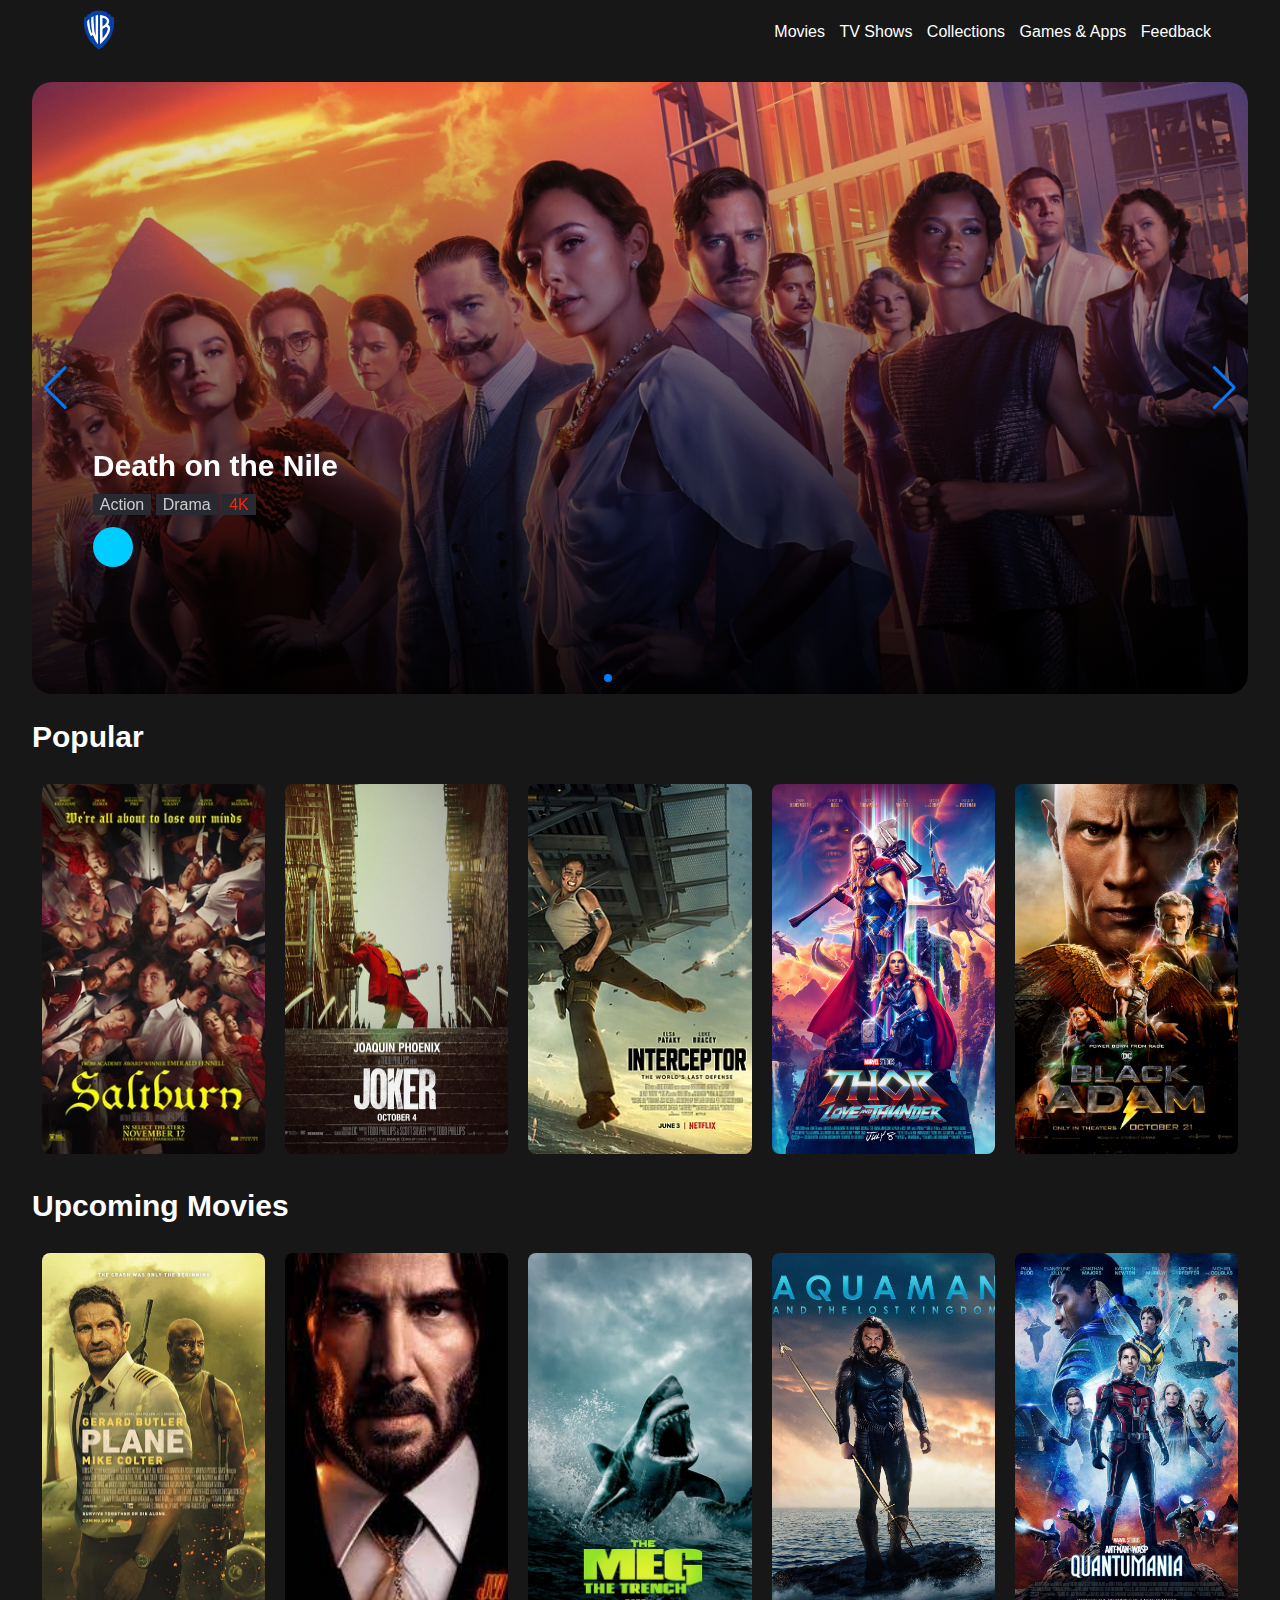
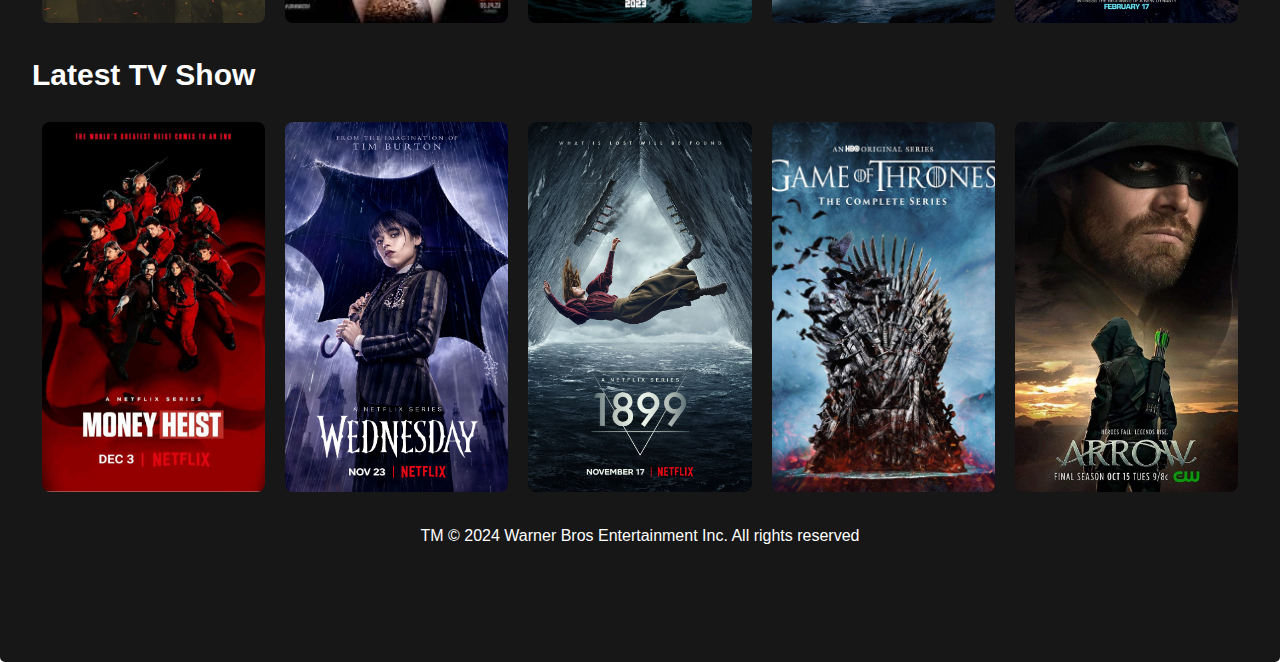
<file: index.html>
<!DOCTYPE html>
<html lang="en">
<head>
    <meta charset="UTF-8">
    <meta http-equiv="X-UA-Compatible" content="IE=edge">
    <meta name="viewport" content="width=device-width, initial-scale=1.0">
    <title>WarnerBros</title>
    <link rel="stylesheet" href="style.css">
    <link rel="stylesheet" href="https://cdn.jsdelivr.net/npm/swiper@9/swiper-bundle.min.css" />
    <link rel="stylesheet" href="https://cdnjs.cloudflare.com/ajax/libs/font-awesome/6.2.1/css/all.min.css" integrity="sha512-MV7K8+y+gLIBoVD59lQIYicR65iaqukzvf/nwasF0nqhPay5w/9lJmVM2hMDcnK1OnMGCdVK+iQrJ7lzPJQd1w==" crossorigin="anonymous" referrerpolicy="no-referrer" />
    <link rel="icon" type="image/x-icon" href="favicon.jpg">
</head>
<body>

    <section>

        <nav>

            <div class="logo">
                <a href="index.html"><img src="image/logo1.png" alt=""></a>
            </div>
            <div class="right">

                <ul class="nav-list" id="navi-list">

                    <li><a href="movies.html"><i class="fa-solid fa-film"></i> Movies</a></li>
                    <li><a href="tvshow.html"><i class="fa-solid fa-tv"></i> TV Shows</a></li>
                    <li><a href="collections.html"><i class="fa-regular fa-bookmark"></i> Collections</a></li>
                    <li><a href="gamesapps.html"><i class="fa-solid fa-gamepad"></i> Games & Apps</a></li>
                    <li><a href="feedback.html"><i class="fa-regular fa-comment"></i> Feedback</a></li>

                </ul>

            </div>
            <div class="menu" id="toggle-button">
                <div class="menu-line"></div>
                <div class="menu-line"></div>
                <div class="menu-line"></div>
            </div>

        </nav>
        <!--Swiper-->
        <div class="swiper mySwiper">
            <div class="swiper-wrapper">
              <div class="swiper-slide">

                <div class="image">

                    <div class="black">

                        <h1>Death on the Nile</h1>
                        <div class="genre">

                            <a href="#" class="category">Action</a>
                            <a href="#" class="category">Drama</a>
                            <a href="#" class="category"><span>4K</span></a>

                        </div>
                        <div class="watch">
                            <i class="fa-solid fa-play"></i>
                        </div>

                    </div>

                    <img src="image/background.jpg">

                </div>

              </div>

              <div class="swiper-slide">

                <div class="image">

                    <div class="black">

                        <h1>The Maze Runer</h1>
                        <div class="genre">

                            <a href="#" class="category">Action</a>
                            <a href="#" class="category">Drama</a>
                            <a href="#" class="category"><span>4K</span></a>

                        </div>
                        <div class="watch">
                            <a href="https://www.youtube.com/watch?v=AwwbhhjQ9Xk"><i class="fa-solid fa-play"></i></a>
                        </div>

                    </div>

                    <img src="image/background_1.jpg">

                </div>

              </div>

              <div class="swiper-slide">

                <div class="image">

                    <div class="black">

                        <h1>The Avengers</h1>
                        <div class="genre">

                            <a href="#" class="category">Action</a>
                            <a href="#" class="category">Drama</a>
                            <a href="#" class="category"><span>4K</span></a>

                        </div>
                        <div class="watch">
                            <a href="https://www.youtube.com/watch?v=eOrNdBpGMv8"><i class="fa-solid fa-play"></i></a>
                        </div>

                    </div>

                    <img src="image/background_2.jpg">

                </div>

              </div>

              <div class="swiper-slide">

                <div class="image">

                    <div class="black">

                        <h1>Fullmetal Alchemist: Final Transmutation</h1>
                        <div class="genre">

                            <a href="#" class="category">Action</a>
                            <a href="#" class="category">Drama</a>
                            <a href="#" class="category"><span>4K</span></a>

                        </div>
                        <div class="watch">
                            <a href="https://www.youtube.com/watch?v=cqj4u6eyDq8"><i class="fa-solid fa-play"></i></a>
                        </div>

                    </div>

                    <img src="image/background_4.jpg">

                </div>

              </div>

              <div class="swiper-slide">

                <div class="image">

                    <div class="black">

                        <h1>Apocalypto</h1>
                        <div class="genre">

                            <a href="#" class="category">Action</a>
                            <a href="#" class="category">Drama</a>
                            <a href="#" class="category"><span>4K</span></a>

                        </div>
                        <div class="watch">
                            <a href="https://www.youtube.com/watch?v=ngWBddVNVZs"><i class="fa-solid fa-play"></i></a>
                        </div>

                    </div>

                    <img src="image/background_5.jpg">

                </div>

              </div>


            </div>
            <div class="swiper-button-next"></div>
            <div class="swiper-button-prev"></div>
            <div class="swiper-pagination"></div>
          </div>

    </section>

    <!--popular-->


    <div class="second">

        <div class="latest">

            <h1>Popular</h1>

            <div class="box">

                <div class="card">

                    <div class="details">

                        <div class="left">

                            <p class="name">Saltburn</p>
                            <div class="date_quality">
                                <p class="quality">HD</p>
                                <p class="date">2023</p>
                            </div>
                            <p class="category">Thriller/Drama</p>

                        </div>

                        <div class="right">

                            <a href="actionpage.html"><i class="fa-solid fa-play"></i></a>

                        </div>

                    </div>

                    <img src="image/0.jpeg">

                </div>

                <div class="card">

                    <div class="details">

                        <div class="left">

                            <p class="name">Joker</p>
                            <div class="date_quality">
                                <p class="quality">HD</p>
                                <p class="date">2022</p>
                            </div>
                            <p class="category">Action/Thriller</p>

                        </div>

                        <div class="right">

                            <i class="fa-solid fa-play"></i>

                        </div>

                    </div>

                    <img src="image/joke.jpg">

                </div>

                <div class="card">

                    <div class="details">

                        <div class="left">

                            <p class="name">Interceptor</p>
                            <div class="date_quality">
                                <p class="quality">HD</p>
                                <p class="date">2022</p>
                            </div>
                            <p class="category">Action/Adventure</p>
                        </div>

                        <div class="right">

                            <i class="fa-solid fa-play"></i>

                        </div>

                    </div>

                    <img src="image/Interceptor.jpg">

                </div>

                <div class="card">

                    <div class="details">

                        <div class="left">

                            <p class="name">Thor: Love and Thunder</p>
                            <div class="date_quality">
                                <p class="quality">HD</p>
                                <p class="date">2022</p>
                            </div>
                            <p class="category">Action/Adventure</p>

                        </div>

                        <div class="right">

                            <i class="fa-solid fa-play"></i>

                        </div>

                    </div>

                    <img src="image/Thor.jpg">

                </div>

                <div class="card">

                    <div class="details">

                        <div class="left">

                            <p class="name">Black Adam</p>
                            <div class="date_quality">
                                <p class="quality">HD</p>
                                <p class="date">2022</p>
                            </div>
                            <p class="category">Action/Adventure</p>

                        </div>

                        <div class="right">

                            <i class="fa-solid fa-play"></i>

                        </div>

                    </div>

                    <img src="image/Black_Adam.jpg">

                </div>



            </div>

        </div>

    </div>


    <!--upcoming-->

    <div class="upcoming">

        <div class="movies_box">

            <h1>Upcoming Movies</h1>

            <div class="box">

                <div class="card">

                    <div class="details">

                        <div class="left">

                            <p class="name">Plane</p>
                            <div class="date_quality">
                                <p class="quality">HD</p>
                                <p class="date">2023</p>
                            </div>
                            <p class="category">Action/Thriller</p>

                        </div>

                        <div class="right">

                            <i class="fa-solid fa-play"></i>

                        </div>

                    </div>

                    <img src="image/plane.jpg">

                </div>

                <div class="card">

                    <div class="details">

                        <div class="left">

                            <p class="name">John Wick: Chapter 4</p>
                            <div class="date_quality">
                                <p class="quality">HD</p>
                                <p class="date">2023</p>
                            </div>
                            <p class="category">Action/Neo-noir</p>

                        </div>

                        <div class="right">

                            <i class="fa-solid fa-play"></i>

                        </div>

                    </div>

                    <img src="image/john_wick.jfif">

                </div>

                <div class="card">

                    <div class="details">

                        <div class="left">

                            <p class="name">Meg 2: The Trench</p>
                            <div class="date_quality">
                                <p class="quality">HD</p>
                                <p class="date">2023</p>
                            </div>
                            <p class="category">Adventure</p>

                        </div>

                        <div class="right">

                            <i class="fa-solid fa-play"></i>

                        </div>

                    </div>

                    <img src="image/meg.jpg">

                </div>

                <div class="card">

                    <div class="details">

                        <div class="left">

                            <p class="name">Aquaman and the Lost Kingdom</p>
                            <div class="date_quality">
                                <p class="quality">HD</p>
                                <p class="date">2023</p>
                            </div>
                            <p class="category">Action/Fantasy</p>

                        </div>

                        <div class="right">

                            <i class="fa-solid fa-play"></i>

                        </div>

                    </div>

                    <img src="image/aquaman.jpg">

                </div>

                <div class="card">

                    <div class="details">

                        <div class="left">

                            <p class="name">Ant-Man and the Wasp: Quantumania</p>
                            <div class="date_quality">
                                <p class="quality">HD</p>
                                <p class="date">2023</p>
                            </div>
                            <p class="category">Action/Adventure</p>

                        </div>

                        <div class="right">

                            <i class="fa-solid fa-play"></i>

                        </div>

                    </div>

                    <img src="image/ant_man.jpg">

                </div>

            </div>

        </div>

    </div>


    <!--tv-->


    <div class="show">

        <div class="tv_show">

            <h1>Latest TV Show</h1>       
            
            <div class="box">

                <div class="card">

                    <div class="details">

                        <div class="left">

                            <p class="name">Money Heist</p>
                            <div class="date_quality">
                                <p class="quality">HD</p>
                                <p class="date">2017</p>
                            </div>
                            <p class="category">Thriller</p>

                        </div>

                        <div class="right">

                            <i class="fa-solid fa-play"></i>

                        </div>

                    </div>

                    <img src="image/money_heist.jpg">

                </div>

                <div class="card">

                    <div class="details">

                        <div class="left">

                            <p class="name">Wednseday</p>
                            <div class="date_quality">
                                <p class="quality">HD</p>
                                <p class="date">2022</p>
                            </div>
                            <p class="category">Comedy</p>

                        </div>

                        <div class="right">

                            <i class="fa-solid fa-play"></i>

                        </div>

                    </div>

                    <img src="image/wednesday.jpg">

                </div>

                <div class="card">

                    <div class="details">

                        <div class="left">

                            <p class="name">1899</p>
                            <div class="date_quality">
                                <p class="quality">HD</p>
                                <p class="date">2022</p>
                            </div>
                            <p class="category">Mystery</p>

                        </div>

                        <div class="right">

                            <i class="fa-solid fa-play"></i>

                        </div>

                    </div>

                    <img src="image/1899.jpg">

                </div>

                <div class="card">

                    <div class="details">

                        <div class="left">

                            <p class="name">Game of Thrones</p>
                            <div class="date_quality">
                                <p class="quality">HD</p>
                                <p class="date">2011</p>
                            </div>
                            <p class="category">Drama</p>

                        </div>

                        <div class="right">

                            <i class="fa-solid fa-play"></i>

                        </div>

                    </div>

                    <img src="image/game_of_thrones.jpg">

                </div>

                <div class="card">

                    <div class="details">

                        <div class="left">

                            <p class="name">Arrow</p>
                            <div class="date_quality">
                                <p class="quality">HD</p>
                                <p class="date">2012</p>
                            </div>
                            <p class="category">Drama</p>

                        </div>

                        <div class="right">

                            <i class="fa-solid fa-play"></i>

                        </div>

                    </div>

                    <img src="image/arrow.jpg">

                </div>



            </div>

        </div>

    </div>


<!--contact-->

    <div class="end">
        <footer class="socials">
            <a href="https://www.youtube.com/channel/UCjmJDM5pRKbUlVIzDYYWb6g" target="_blank"><i class="fa-brands fa-youtube"></i></a>
            <a href="https://www.facebook.com/WarnerBrosPictures" target="_blank"><i class="fa-brands fa-facebook"></i></a>
            <a href="https://www.instagram.com/warnerbrosentertainment/?hl=en"><i class="fa-brands fa-instagram"></i></a>
            <p>TM &copy; 2024 Warner Bros Entertainment Inc. All rights reserved</p>  
        </footer>
    </div>











    <script src="https://cdn.jsdelivr.net/npm/swiper@9/swiper-bundle.min.js"></script>

  <!-- Initialize Swiper -->
  <script>
    var swiper = new Swiper(".mySwiper", {
      slidesPerView: 1,
      spaceBetween: 30,
      loop: true,
      pagination: {
        el: ".swiper-pagination",
        clickable: true,
      },
      navigation: {
        nextEl: ".swiper-button-next",
        prevEl: ".swiper-button-prev",
      },
    });
  </script>
    
</body>
<script>
    const toggleButton = document.getElementById('toggle-button');
    const naviList = document.getElementById('navi-list');

    toggleButton.addEventListener('click', () => {
        naviList.classList.toggle('active');
    })
</script>
</html>
</file>
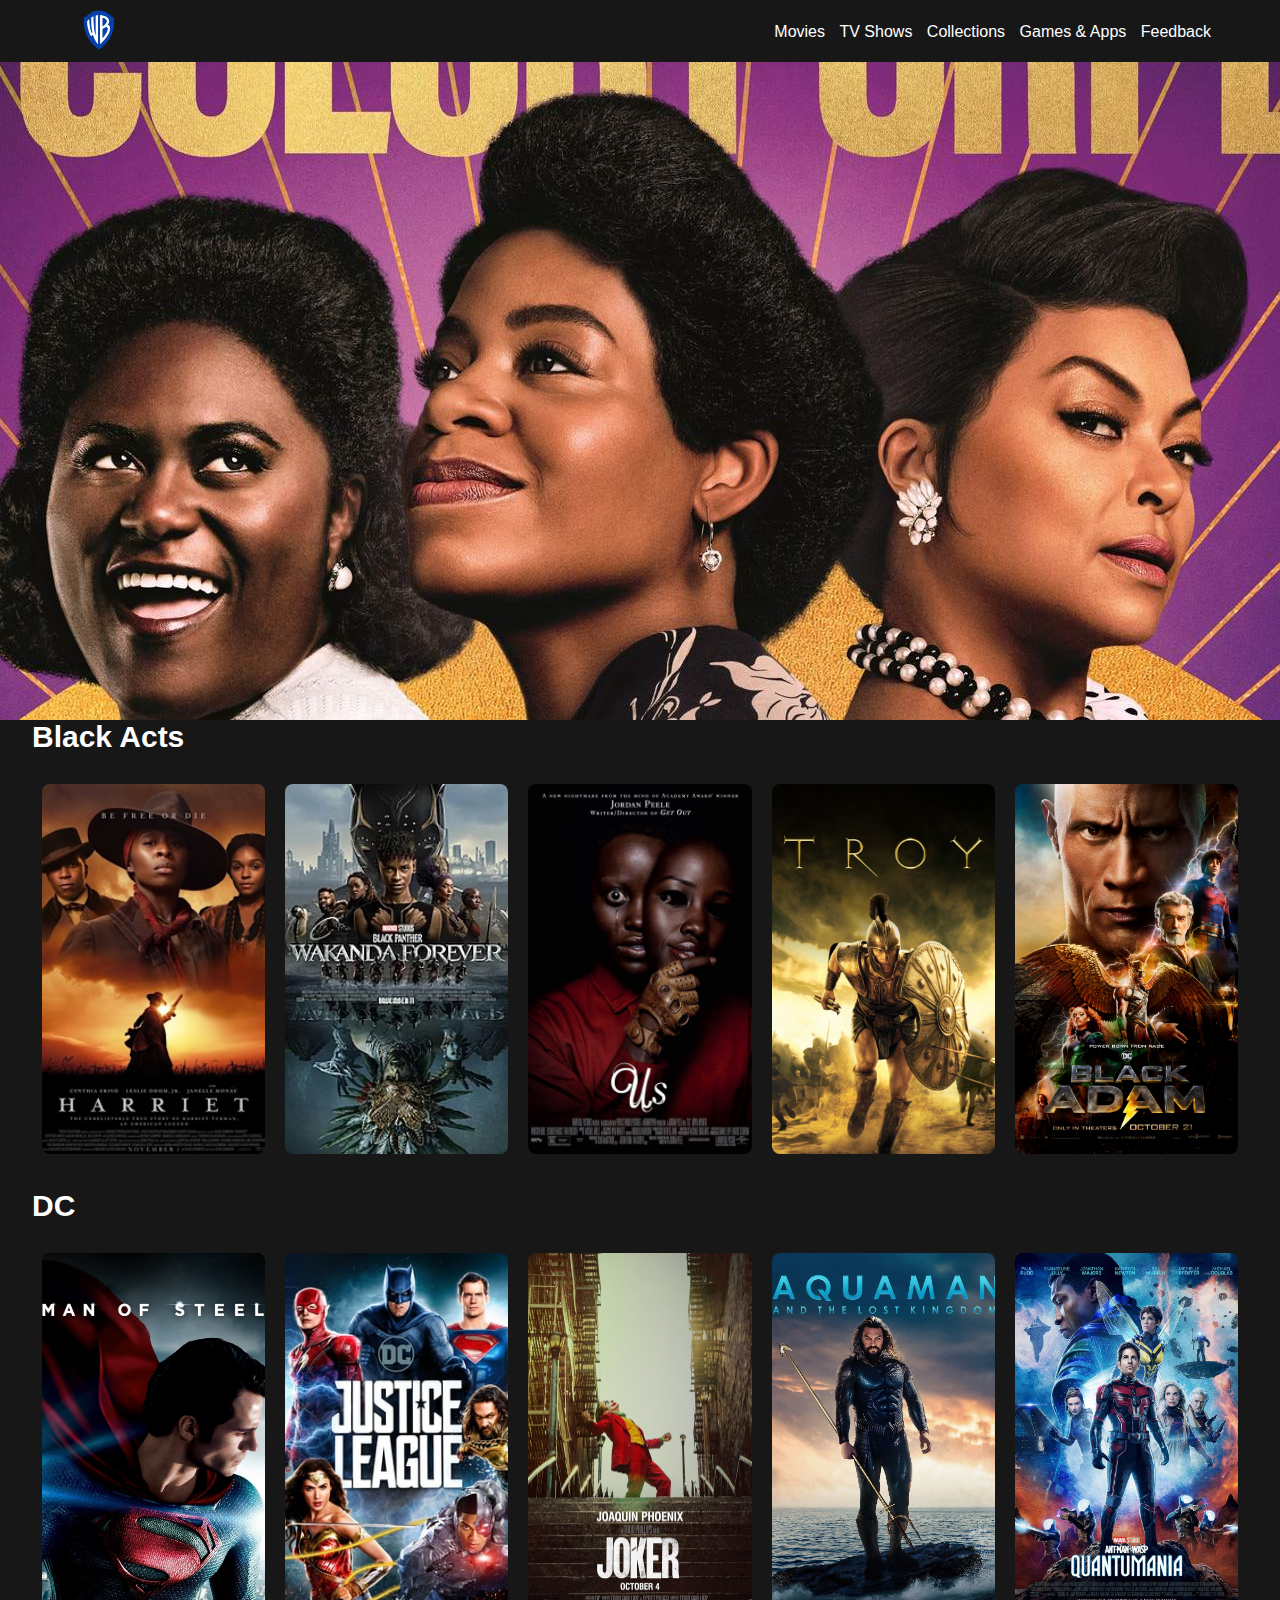
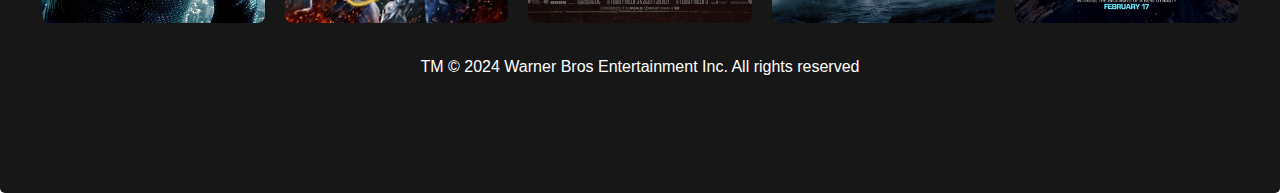
<file: collections.html>
<!DOCTYPE html>
<html lang="en">
<head>
    <meta charset="UTF-8">
    <meta name="viewport" content="width=device-width, initial-scale=1.0">
    <link rel="stylesheet" href="style.css">
    <title>Collections-WarnerBros</title>
    <link rel="stylesheet" href="https://cdnjs.cloudflare.com/ajax/libs/font-awesome/6.2.1/css/all.min.css" integrity="sha512-MV7K8+y+gLIBoVD59lQIYicR65iaqukzvf/nwasF0nqhPay5w/9lJmVM2hMDcnK1OnMGCdVK+iQrJ7lzPJQd1w==" crossorigin="anonymous" referrerpolicy="no-referrer" />
    <link rel="icon" type="image/x-icon" href="favicon.jpg">
    <style>
        section{
            background-image: url(image/14.jpg);
            background-position: center;    
        }
    </style>
</head>
<body>
    <section>
        <nav>
            <div class="logo">
                <a href="index.html"><img src="image/logo1.png" alt=""></a>
            </div>
            <div class="right">

                <ul>

                    <li><a href="movies.html"><i class="fa-solid fa-film"></i> Movies</a></li>
                    <li><a href="tvshow.html"><i class="fa-solid fa-tv"></i> TV Shows</a></li>
                    <li><a href="collections.html"><i class="fa-regular fa-bookmark"></i> Collections</a></li>
                    <li><a href="gamesapps.html"><i class="fa-solid fa-gamepad"></i> Games & Apps</a></li>
                    <li><a href="feedback.html"><i class="fa-regular fa-comment"></i> Feedback</a></li>

                </ul>

            </div>

        </nav>
    </section>
    <!--Historical-->
    <div class="second">

        <div class="latest">

            <h1>Black Acts</h1>

            <div class="box">

                <div class="card">

                    <div class="details">

                        <div class="left">

                            <p class="name">Harriet</p>
                            <div class="date_quality">
                                <p class="quality">HD</p>
                                <p class="date">2023</p>
                            </div>
                            <p class="category">History/Horror</p>

                        </div>

                        <div class="right">

                            <i class="fa-solid fa-play"></i>

                        </div>

                    </div>

                    <img src="image/21.jpeg">

                </div>

                <div class="card">

                    <div class="details">

                        <div class="left">

                            <p class="name">Black Panther: Wakanda Forever</p>
                            <div class="date_quality">
                                <p class="quality">HD</p>
                                <p class="date">2022</p>
                            </div>
                            <p class="category">Action/Adventure</p>

                        </div>

                        <div class="right">

                            <i class="fa-solid fa-play"></i>

                        </div>

                    </div>

                    <img src="image/Black_Panther.webp">

                </div>

                <div class="card">

                    <div class="details">

                        <div class="left">

                            <p class="name">Us</p>
                            <div class="date_quality">
                                <p class="quality">HD</p>
                                <p class="date">2022</p>
                            </div>
                            <p class="category">Horror</p>

                        </div>

                        <div class="right">

                            <i class="fa-solid fa-play"></i>

                        </div>

                    </div>

                    <img src="image/3.jpeg">

                </div>

                <div class="card">

                    <div class="details">

                        <div class="left">

                            <p class="name">Troy</p>
                            <div class="date_quality">
                                <p class="quality">HD</p>
                                <p class="date">2022</p>
                            </div>
                            <p class="category">History</p>

                        </div>

                        <div class="right">

                            <i class="fa-solid fa-play"></i>

                        </div>

                    </div>

                    <img src="image/20.jpeg">

                </div>

                <div class="card">

                    <div class="details">

                        <div class="left">

                            <p class="name">Black Adam</p>
                            <div class="date_quality">
                                <p class="quality">HD</p>
                                <p class="date">2022</p>
                            </div>
                            <p class="category">Action/Adventure</p>

                        </div>

                        <div class="right">

                            <i class="fa-solid fa-play"></i>

                        </div>

                    </div>

                    <img src="image/Black_Adam.jpg">

                </div>



            </div>

        </div>

    </div>
    <!--DC-->
    <div class="upcoming">

        <div class="movies_box">

            <h1>DC</h1>

            <div class="box">

                <div class="card">

                    <div class="details">

                        <div class="left">

                            <p class="name">Man of Steel</p>
                            <div class="date_quality">
                                <p class="quality">HD</p>
                                <p class="date">2017</p>
                            </div>
                            <p class="category">Action/Fantasy</p>

                            <div class="info">

                                <div class="time">
                                    <i class="fa-regular fa-clock"></i>
                                    <p>120min</p>
                                </div>

                            </div>

                        </div>

                        <div class="right">

                            <i class="fa-solid fa-play"></i>

                        </div>

                    </div>

                    <img src="image/super1.jpg">

                </div>

                <div class="card">

                    <div class="details">

                        <div class="left">

                            <p class="name">Justice League</p>
                            <div class="date_quality">
                                <p class="quality">HD</p>
                                <p class="date">2023</p>
                            </div>
                            <p class="category">Action/Superhero</p>

                            <div class="info">

                                <div class="time">
                                    <i class="fa-regular fa-clock"></i>
                                    <p>120min</p>
                                </div>

                            </div>

                        </div>

                        <div class="right">

                            <i class="fa-solid fa-play"></i>

                        </div>

                    </div>

                    <img src="image/justice.jpg">

                </div>

                <div class="card">

                    <div class="details">

                        <div class="left">

                            <p class="name">Joker</p>
                            <div class="date_quality">
                                <p class="quality">HD</p>
                                <p class="date">2019</p>
                            </div>
                            <p class="category">Adventure</p>

                            <div class="info">

                                <div class="time">
                                    <i class="fa-regular fa-clock"></i>
                                    <p>120min</p>
                                </div>

                            </div>

                        </div>

                        <div class="right">

                            <i class="fa-solid fa-play"></i>

                        </div>

                    </div>

                    <img src="image/joke.jpg">

                </div>

                <div class="card">

                    <div class="details">

                        <div class="left">

                            <p class="name">Aquaman and the Lost Kingdom</p>
                            <div class="date_quality">
                                <p class="quality">HD</p>
                                <p class="date">2023</p>
                            </div>
                            <p class="category">Action/Fantasy</p>

                            <div class="info">

                                <div class="time">
                                    <i class="fa-regular fa-clock"></i>
                                    <p>120min</p>
                                </div>

                            </div>

                        </div>

                        <div class="right">

                            <i class="fa-solid fa-play"></i>

                        </div>

                    </div>

                    <img src="image/aquaman.jpg">

                </div>

                <div class="card">

                    <div class="details">

                        <div class="left">

                            <p class="name">Ant-Man and the Wasp: Quantumania</p>
                            <div class="date_quality">
                                <p class="quality">HD</p>
                                <p class="date">2023</p>
                            </div>
                            <p class="category">Action/Adventure</p>

                            <div class="info">

                                <div class="time">
                                    <i class="fa-regular fa-clock"></i>
                                    <p>120min</p>
                                </div>

                            </div>

                        </div>

                        <div class="right">

                            <i class="fa-solid fa-play"></i>

                        </div>

                    </div>

                    <img src="image/ant_man.jpg">

                </div>

            </div>

        </div>

    </div>
    <!--contact-->

    <div class="end">
        <footer class="socials">
            <a href="https://www.youtube.com/channel/UCjmJDM5pRKbUlVIzDYYWb6g" target="_blank"><i class="fa-brands fa-youtube"></i></a>
            <a href="https://www.facebook.com/WarnerBrosPictures" target="_blank"><i class="fa-brands fa-facebook"></i></a>
            <a href="https://www.instagram.com/warnerbrosentertainment/?hl=en"><i class="fa-brands fa-instagram"></i></a>
            <p>TM &copy; 2024 Warner Bros Entertainment Inc. All rights reserved</p>  
        </footer>
    </div>
</body>
</html>
</file>
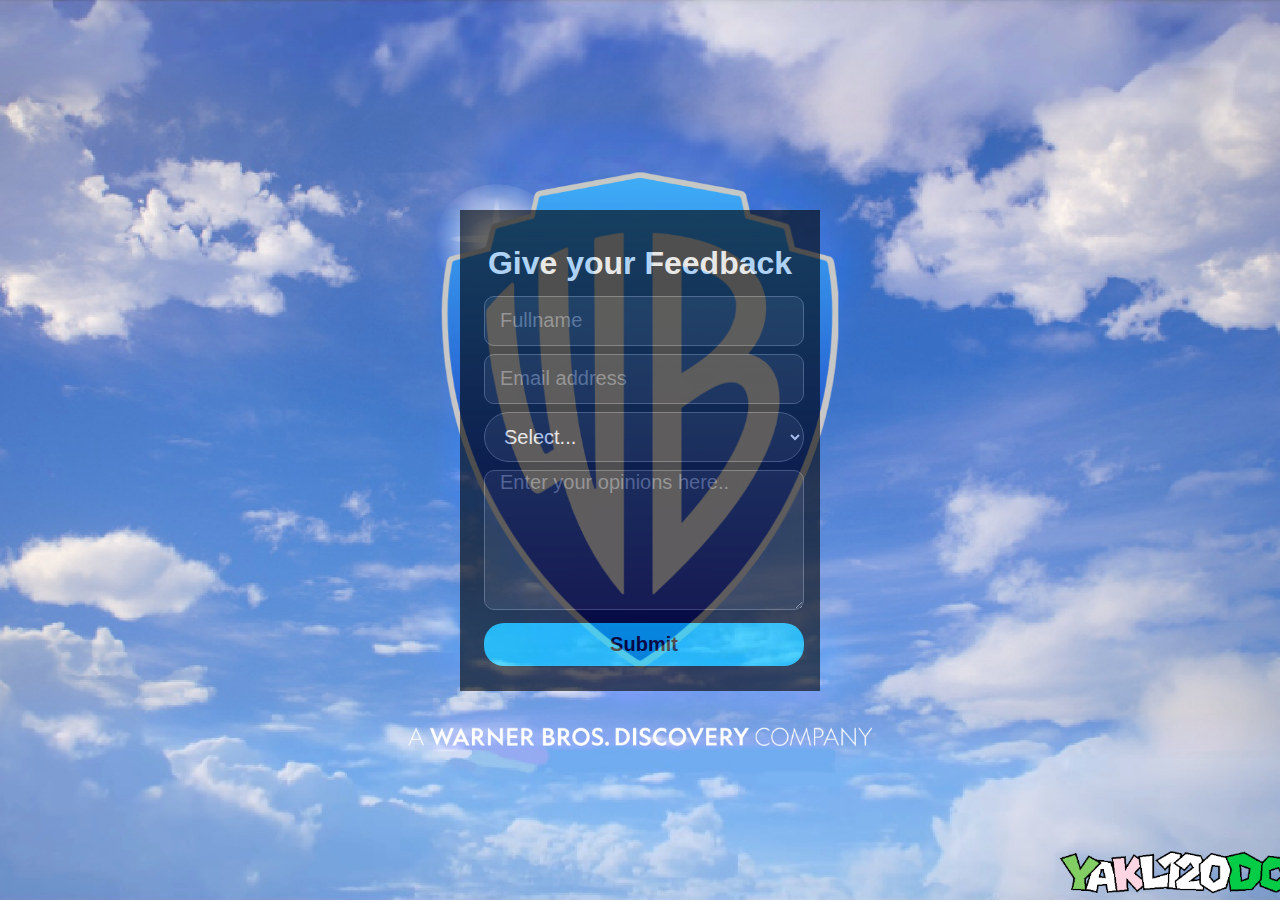
<file: feedback.html>
<!DOCTYPE html>
<html lang="en">
<head>
    <meta charset="UTF-8">
    <meta name="viewport" content="width=device-width, initial-scale=1.0">
    <title>Feedback-WarnerBros</title>
    <link rel="stylesheet" href="https://cdnjs.cloudflare.com/ajax/libs/font-awesome/6.2.1/css/all.min.css" integrity="sha512-MV7K8+y+gLIBoVD59lQIYicR65iaqukzvf/nwasF0nqhPay5w/9lJmVM2hMDcnK1OnMGCdVK+iQrJ7lzPJQd1w==" crossorigin="anonymous" referrerpolicy="no-referrer" />
    <link rel="icon" type="image/x-icon" href="favicon.jpg">
    <style>
        *{
            margin: 0;
            padding: 0;
            box-sizing: border-box;
            font-family: sans-serif;
            outline: none;
            color: #fff;
        }

        body{
            display: flex;
            min-height: 100vh;
            align-items: center;
            justify-content: center;
            background-image: url(wall.png);
            background-size: cover;
            background-position: center;
            background-repeat: no-repeat;
            filter: brightness(30px);
        }

        .container{
            width: 360px;
            background-color: #000;
            opacity: 0.6;
        }

        .container form{
            width: 100%;
            text-align: center;
            padding: 25px 20px;
        }
        form h1{
            padding: 10px 0;
        }

        form .id{
            position: relative;
        }

        .id i{
            position: absolute;
            font-size: 20px;
            top: 50%;
            right: 20px;
            transform: translateY(-50%);
            padding-left: 45px;
        }

        form input{
            width: 100%;
            height: 50px;
            margin: 4px;
            border: 1px solid #5c5c5c;
            border-radius: 10px;
            background: #181717;
            padding: 0 15px;
            font-size: 20px;
            padding-right: 45px;
            color: #fff;
        }

        form select{
            width: 100%;
            height: 50px;
            margin: 4px;
            border: 1px solid #5c5c5c;
            border-radius: 50px;
            background: #181717;
            padding: 0 15px;
            font-size: 20px;
            padding-right: 45px;
        }

        form textarea{
            padding: 5px 15px;
            border: 1px solid #5c5c5c;
            border-radius: 10px;
            background: #181717;
            padding: 0 15px;
            font-size: 20px;
            width: 100%;
            margin: 4px;
            color: #fff;
        }
        
        form button{
            margin-top: 5px;
            border: none;
            background: #01ccff;
            color:black;
            padding: 10px 0;
            width: 100%;
            font-size: 20px;
            font-weight: 800;
            margin-left: 4px;
            margin-right: 4px;
            border-radius: 20px;
            cursor: pointer;
        }

        form input:focus,
        form select:focus,
        form textarea:focus{
            border: 1px solid #00fff0;
            color: #00fff0;
            transition: all 0.3s ease;
        }

        form input:focus::placeholder,
        form textarea:focus::placeholder{
            color: #00fff0;
            transition: all 0.3s ease;
        }

        form select:focus:first-child{
            border: 1px solid #00fff0;
            color: #00fff0;
            transition: all 0.3s ease;
        }

        form input:focus + i,
        form select:focus + i{
            color: #00fff0;
            transition: all 0.3s ease;
        }

        form a i{
            margin-top: 10px;
            color: #FFc200;
        }

    </style>
</head>
<body>
    <section>
        <div class="container">
            <form>
                <h1>Give your Feedback</h1>
                <div class="id">
                    <input type="text" class="fname" placeholder="Fullname">
                    <i class="fa-regular fa-user"></i>
                </div>
                <div class="id">
                    <input type="email" class="e-mail" placeholder="Email address">
                    <i class="fa-regular fa-envelope"></i>
                </div>
                <div class="id">
                    <select name="gender" id="gender">
                        <option value="0">Select...</option>
                        <option value="f">Female</option>
                        <option value="m">Male</option>
                    </select>
                    <i class="fa-solid fa-venus-mars"></i>
                </div>
                <textarea cols="15" rows="6" placeholder="Enter your opinions here.."></textarea>
                <button>Submit</button>
                <a href="index.html"><i class="fa-solid fa-house"></i></a>
            </form>
        </div>
    </section>
</body>
</html>
</file>
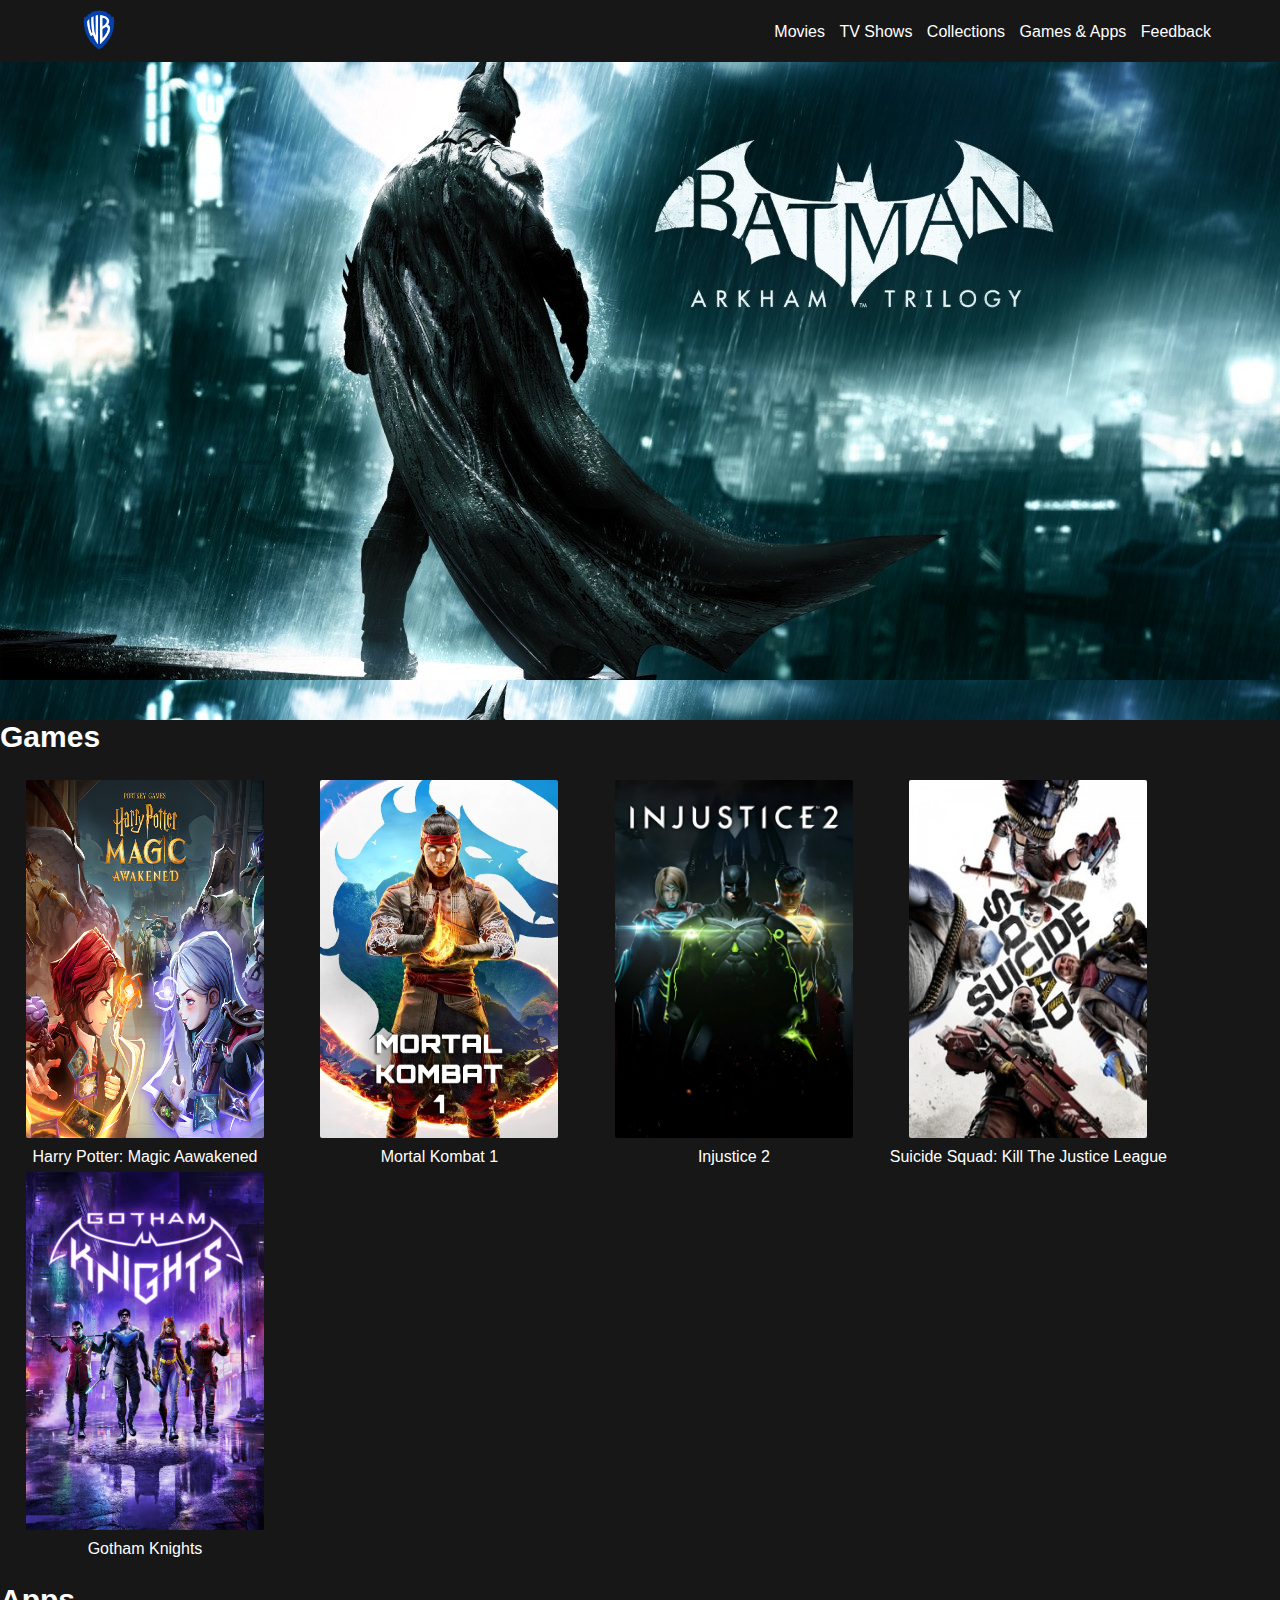
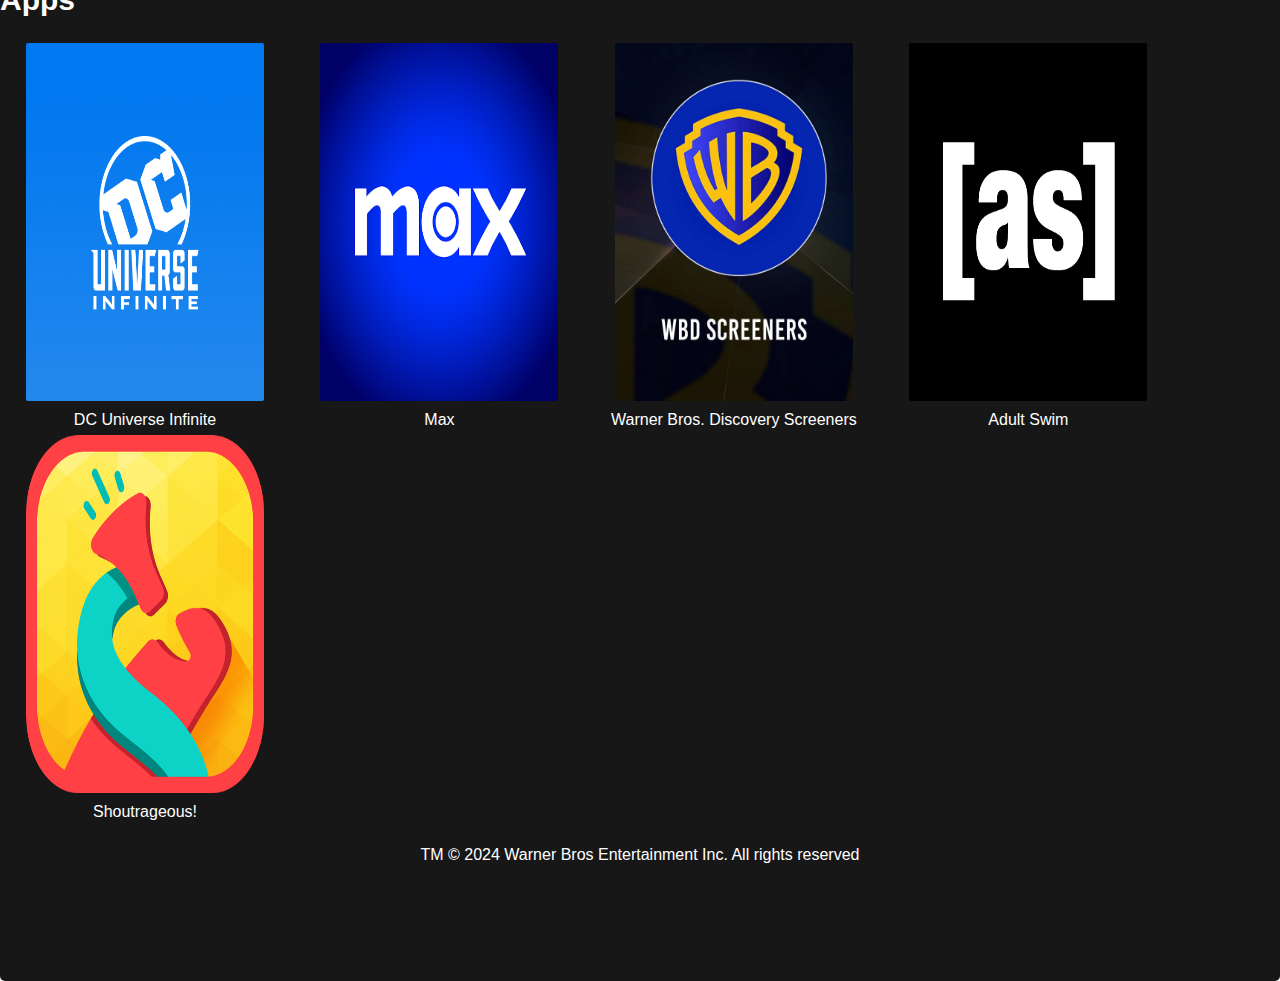
<file: gamesapps.html>
<!DOCTYPE html>
<html lang="en">
<head>
    <meta charset="UTF-8">
    <meta name="viewport" content="width=device-width, initial-scale=1.0">
    <link rel="stylesheet" href="style.css">
    <title>Games & Apps-WarnerBros</title>
    <link rel="stylesheet" href="https://cdnjs.cloudflare.com/ajax/libs/font-awesome/6.2.1/css/all.min.css" integrity="sha512-MV7K8+y+gLIBoVD59lQIYicR65iaqukzvf/nwasF0nqhPay5w/9lJmVM2hMDcnK1OnMGCdVK+iQrJ7lzPJQd1w==" crossorigin="anonymous" referrerpolicy="no-referrer" />
    <link rel="icon" type="image/x-icon" href="favicon.jpg">
    <style>
        section{
            background-image: url(image/bat.jpg);
            background-position: center;
        }
        .games{     
            width: 100%;
            height: auto;
            margin: 0 auto;
            padding-bottom: 25px;
            background: #171717;
        }

        .games h1{
            font-size: 30px;
            color: #fff;
            margin-bottom: 20px;
        }

        .games figure{
            display: inline-block;
			text-align: center;
			margin: 0;
			padding: 0;
            border-radius: 8px;
        }

        .games figure img{
			width: 250px;
			height: 370px;
			margin: 0 20px;
			padding: 6px;
            border-radius: 8px;
        }

        figcaption{
            color: #fff;
        }

        *{
            text-decoration: none;
        }

    </style>
</head>
<body>
    <section>

        <nav>

            <div class="logo">
                <a href="index.html"><img src="image/logo1.png" alt=""></a>
            </div>
            <div class="right">

                <ul>

                    <li><a href="movies.html"><i class="fa-solid fa-film"></i> Movies</a></li>
                    <li><a href="tvshow.html"><i class="fa-solid fa-tv"></i> TV Shows</a></li>
                    <li><a href="collections.html"><i class="fa-regular fa-bookmark"></i> Collections</a></li>
                    <li><a href="gamesapps.html"><i class="fa-solid fa-gamepad"></i> Games & Apps</a></li>
                    <li><a href="feedback.html"><i class="fa-regular fa-comment"></i> Feedback</a></li>

                </ul>

            </div>

        </nav>
    </section>
    <!--Games-->
    <div class="games">
        <h1>Games</h1>
        <figure>
            <a href="#"><img src="image/harry.png" alt="harry potter magick awakened">
            <figcaption> Harry Potter: Magic Aawakened </figcaption></a>
        </figure>
        
        <figure>
            <a href="#"><img src="image/mortal.webp" alt="mortal kombat 1">
            <figcaption> Mortal Kombat 1 </figcaption></a>
        </figure>

        <figure>
            <a href="#"><img src="image/injustice.jpg" alt="injustice 2">
            <figcaption> Injustice 2 </figcaption></a>
        </figure>

        <figure>
            <a href="#"><img src="image/suicide.jpg" alt="suicide squad">
            <figcaption> Suicide Squad: Kill The Justice League </figcaption></a>
        </figure>					
        
        <figure>
            <a href="#"><img src="image/goth.jpg" alt="gotham knights">
            <figcaption> Gotham Knights </figcaption></a>
        </figure>
    </div>
    <!--Apps-->
    <div class="games">
        <h1>Apps</h1>
        <figure>
            <a href="https://play.google.com/store/apps/details?id=com.wb.goog.dcuniverse&pcampaignid=web_share" target="_blank">
                <img src="image/dc.png" alt="DC universe">
                <figcaption> DC Universe Infinite </figcaption>
            </a>
        </figure>
        
        <figure>
            <a href="https://play.google.com/store/apps/details?id=com.wbd.stream&pcampaignid=web_share" target="_blank">
                <img src="image/max.png" alt="max">
                <figcaption> Max </figcaption>
            </a>
        </figure>

        <figure>
            <a href="https://play.google.com/store/apps/details?id=com.wb.wbtvdistribution&pcampaignid=web_share" target="_blank">
                <img src="image/wbd.jpg" alt="Discovery Screeners">
                <figcaption> Warner Bros. Discovery Screeners </figcaption>
            </a>
        </figure>

        <figure>
            <a href="https://play.google.com/store/apps/details?id=com.adultswim.videoapp.android&pcampaignid=web_share" target="_blank">
                <img src="image/as.png" alt="adult swim">
                <figcaption> Adult Swim </figcaption>
            </a>
        </figure>					
        
        <figure>
            <a href="https://play.google.com/store/apps/details?id=com.wb.goog.shoutrageous&pcampaignid=web_share" target="_blank">
                <img src="image/shout.png" alt="Shoutrageous!">
                <figcaption> Shoutrageous! </figcaption>
            </a>
        </figure>
    </div>
    <!--contact-->
    <div class="end">
        <footer class="socials">
            <a href="https://www.youtube.com/channel/UCjmJDM5pRKbUlVIzDYYWb6g" target="_blank"><i class="fa-brands fa-youtube"></i></a>
            <a href="https://www.facebook.com/WarnerBrosPictures" target="_blank"><i class="fa-brands fa-facebook"></i></a>
            <a href="https://www.instagram.com/warnerbrosentertainment/?hl=en"><i class="fa-brands fa-instagram"></i></a>
            <p>TM &copy; 2024 Warner Bros Entertainment Inc. All rights reserved</p>  
        </footer>
    </div>
</body>
</html>
</file>
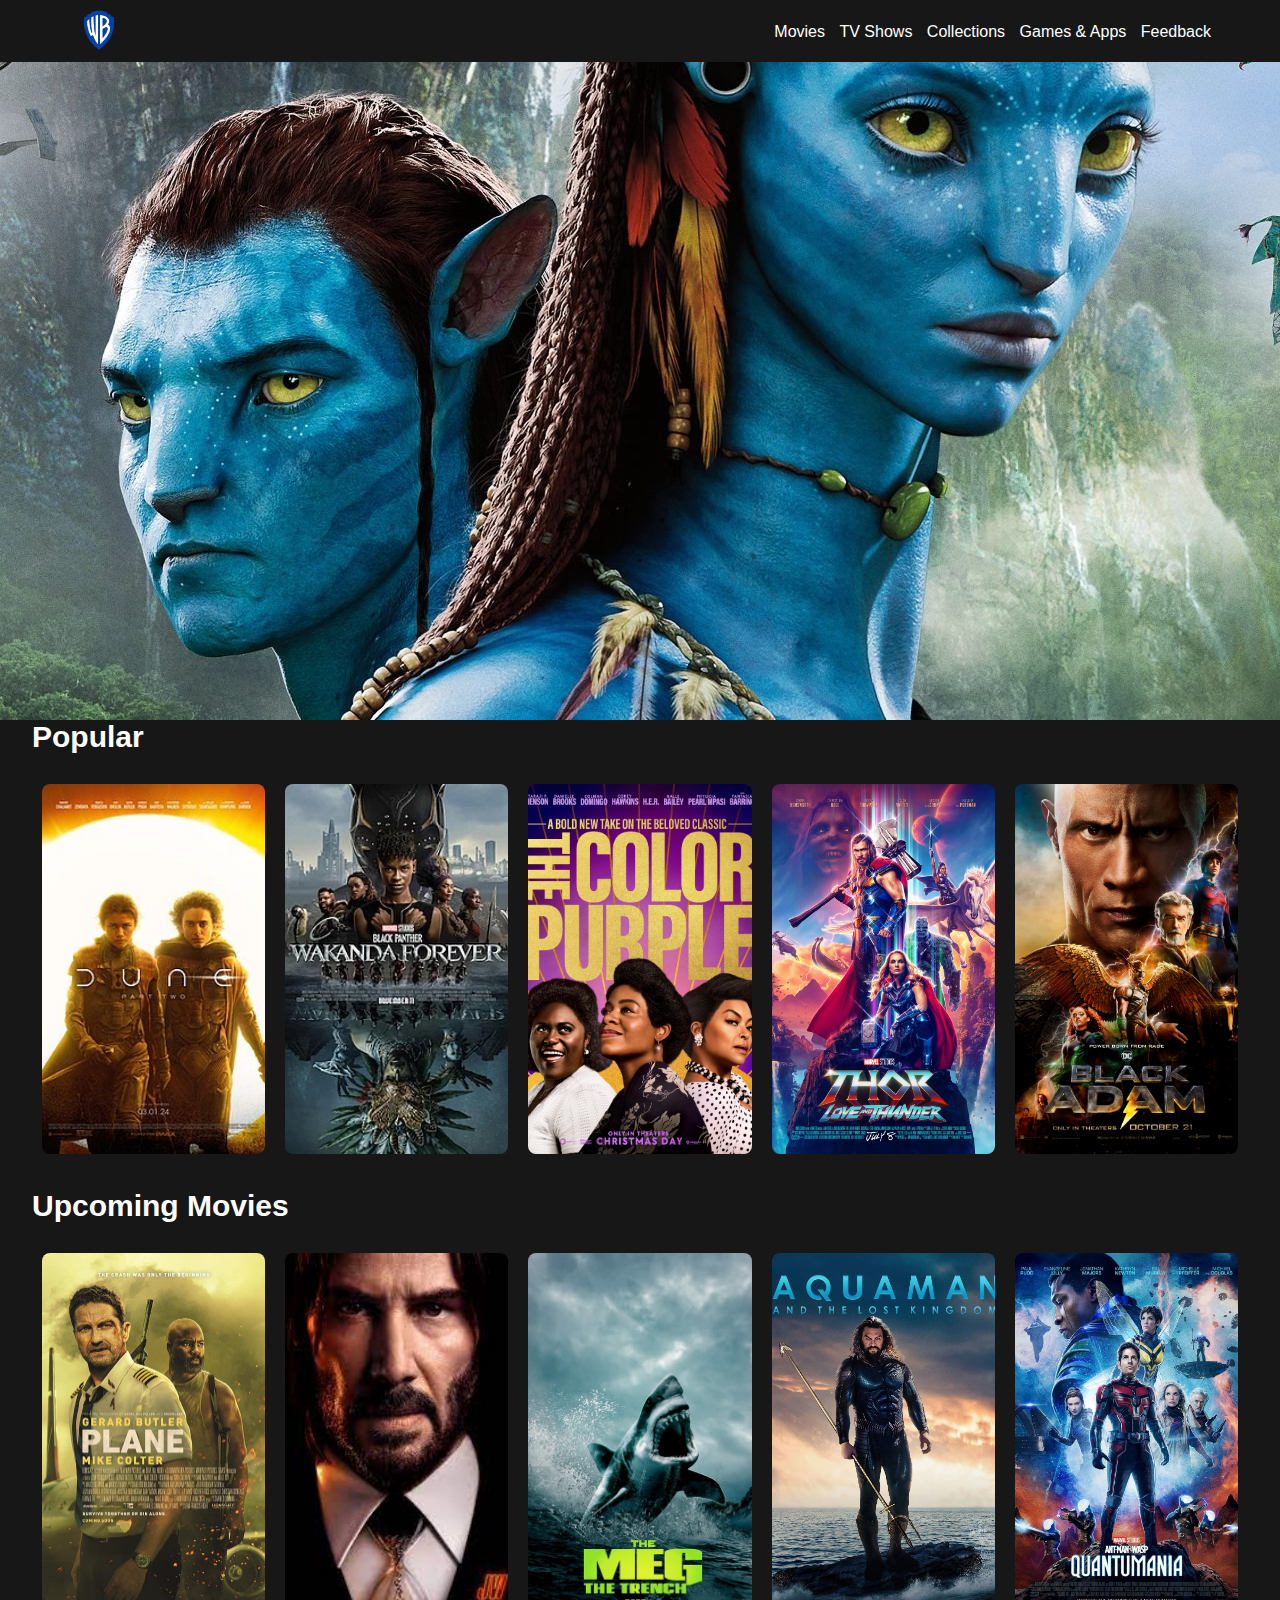
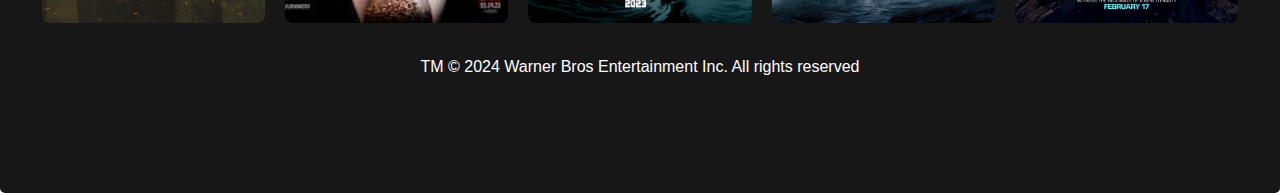
<file: movies.html>
<!DOCTYPE html>
<html lang="en">
<head>
    <meta charset="UTF-8">
    <meta name="viewport" content="width=device-width, initial-scale=1.0">
    <link rel="stylesheet" href="style.css">
    <title>Movies-WarnerBros</title>
    <link rel="stylesheet" href="https://cdnjs.cloudflare.com/ajax/libs/font-awesome/6.2.1/css/all.min.css" integrity="sha512-MV7K8+y+gLIBoVD59lQIYicR65iaqukzvf/nwasF0nqhPay5w/9lJmVM2hMDcnK1OnMGCdVK+iQrJ7lzPJQd1w==" crossorigin="anonymous" referrerpolicy="no-referrer" />
    <link rel="icon" type="image/x-icon" href="favicon.jpg">
    <style>
        section{
            background-image: url(image/avartar.jpeg);
            background-position: center;
        }
    </style>
</head>
<body>
    <section>
        <nav>

            <div class="logo">
                <a href="index.html"><img src="image/logo1.png" alt=""></a>
            </div>
            <div class="right">

                <ul>

                    <li><a href="movies.html"><i class="fa-solid fa-film"></i> Movies</a></li>
                    <li><a href="tvshow.html"><i class="fa-solid fa-tv"></i> TV Shows</a></li>
                    <li><a href="collections.html"><i class="fa-regular fa-bookmark"></i> Collections</a></li>
                    <li><a href="gamesapps.html"><i class="fa-solid fa-gamepad"></i> Games & Apps</a></li>
                    <li><a href="feedback.html"><i class="fa-regular fa-comment"></i> Feedback</a></li>

                </ul>

            </div>

        </nav>
    </section>
    <div class="second">

        <div class="latest">

            <h1>Popular</h1>

            <div class="box">

                <div class="card">

                    <div class="details">

                        <div class="left">

                            <p class="name">Dune</p>
                            <div class="date_quality">
                                <p class="quality">HD</p>
                                <p class="date">2021</p>
                            </div>
                            <p class="category">Fantasy/Sci-Fi</p>

                            <!--<div class="info">

                                <div class="rate">
                                    <i class="fa-solid fa-star"></i>
                                    <p>9.2</p>
                                </div>
                                <div class="time">
                                    <i class="fa-regular fa-clock"></i>
                                    <p>120min</p>
                                </div>

                            </div>-->

                        </div>

                        <div class="right">

                            <i class="fa-solid fa-play"></i>

                        </div>

                    </div>

                    <img src="image/7.jpeg">

                </div>

                <div class="card">

                    <div class="details">

                        <div class="left">

                            <p class="name">Black Panther: Wakanda Forever</p>
                            <div class="date_quality">
                                <p class="quality">HD</p>
                                <p class="date">2022</p>
                            </div>
                            <p class="category">Action/Adventure</p>

                            <!--<div class="info">

                                <div class="rate">
                                    <i class="fa-solid fa-star"></i>
                                    <p>7.1</p>
                                </div>
                                <div class="time">
                                    <i class="fa-regular fa-clock"></i>
                                    <p>120min</p>
                                </div>

                            </div>-->

                        </div>

                        <div class="right">

                            <i class="fa-solid fa-play"></i>

                        </div>

                    </div>

                    <img src="image/Black_Panther.webp">

                </div>

                <div class="card">

                    <div class="details">

                        <div class="left">

                            <p class="name">Color Purple</p>
                            <div class="date_quality">
                                <p class="quality">HD</p>
                                <p class="date">2023</p>
                            </div>
                            <p class="category">Drama</p>

                            <!--<div class="info">

                                <div class="rate">
                                    <i class="fa-solid fa-star"></i>
                                    <p>4.6</p>
                                </div>
                                <div class="time">
                                    <i class="fa-regular fa-clock"></i>
                                    <p>120min</p>
                                </div>

                            </div>-->

                        </div>

                        <div class="right">

                            <i class="fa-solid fa-play"></i>

                        </div>

                    </div>

                    <img src="image/14.jpeg">

                </div>

                <div class="card">

                    <div class="details">

                        <div class="left">

                            <p class="name">Thor: Love and Thunder</p>
                            <div class="date_quality">
                                <p class="quality">HD</p>
                                <p class="date">2022</p>
                            </div>
                            <p class="category">Action/Adventure</p>

                            <!--<div class="info">

                                <div class="rate">
                                    <i class="fa-solid fa-star"></i>
                                    <p>6.3</p>
                                </div>
                                <div class="time">
                                    <i class="fa-regular fa-clock"></i>
                                    <p>120min</p>
                                </div>

                            </div>-->

                        </div>

                        <div class="right">

                            <i class="fa-solid fa-play"></i>

                        </div>

                    </div>

                    <img src="image/Thor.jpg">

                </div>

                <div class="card">

                    <div class="details">

                        <div class="left">

                            <p class="name">Black Adam</p>
                            <div class="date_quality">
                                <p class="quality">HD</p>
                                <p class="date">2022</p>
                            </div>
                            <p class="category">Action/Adventure</p>

                            <!--<div class="info">

                                <div class="rate">
                                    <i class="fa-solid fa-star"></i>
                                    <p>6.4</p>
                                </div>
                                <div class="time">
                                    <i class="fa-regular fa-clock"></i>
                                    <p>120min</p>
                                </div>

                            </div>-->

                        </div>

                        <div class="right">

                            <i class="fa-solid fa-play"></i>

                        </div>

                    </div>

                    <img src="image/Black_Adam.jpg">

                </div>



            </div>

        </div>

    </div>
    <!--upcoming-->
    <div class="upcoming">

        <div class="movies_box">

            <h1>Upcoming Movies</h1>

            <div class="box">

                <div class="card">

                    <div class="details">

                        <div class="left">

                            <p class="name">Plane</p>
                            <div class="date_quality">
                                <p class="quality">HD</p>
                                <p class="date">2023</p>
                            </div>
                            <p class="category">Action/Thriller</p>

                            <div class="info">

                                <div class="time">
                                    <i class="fa-regular fa-clock"></i>
                                    <p>120min</p>
                                </div>

                            </div>

                        </div>

                        <div class="right">

                            <i class="fa-solid fa-play"></i>

                        </div>

                    </div>

                    <img src="image/plane.jpg">

                </div>

                <div class="card">

                    <div class="details">

                        <div class="left">

                            <p class="name">John Wick: Chapter 4</p>
                            <div class="date_quality">
                                <p class="quality">HD</p>
                                <p class="date">2023</p>
                            </div>
                            <p class="category">Action/Neo-noir</p>

                            <div class="info">

                                <div class="time">
                                    <i class="fa-regular fa-clock"></i>
                                    <p>120min</p>
                                </div>

                            </div>

                        </div>

                        <div class="right">

                            <i class="fa-solid fa-play"></i>

                        </div>

                    </div>

                    <img src="image/john_wick.jfif">

                </div>

                <div class="card">

                    <div class="details">

                        <div class="left">

                            <p class="name">Meg 2: The Trench</p>
                            <div class="date_quality">
                                <p class="quality">HD</p>
                                <p class="date">2023</p>
                            </div>
                            <p class="category">Adventure</p>

                            <div class="info">

                                <div class="time">
                                    <i class="fa-regular fa-clock"></i>
                                    <p>120min</p>
                                </div>

                            </div>

                        </div>

                        <div class="right">

                            <i class="fa-solid fa-play"></i>

                        </div>

                    </div>

                    <img src="image/meg.jpg">

                </div>

                <div class="card">

                    <div class="details">

                        <div class="left">

                            <p class="name">Aquaman and the Lost Kingdom</p>
                            <div class="date_quality">
                                <p class="quality">HD</p>
                                <p class="date">2023</p>
                            </div>
                            <p class="category">Action/Fantasy</p>

                            <div class="info">

                                <div class="time">
                                    <i class="fa-regular fa-clock"></i>
                                    <p>120min</p>
                                </div>

                            </div>

                        </div>

                        <div class="right">

                            <i class="fa-solid fa-play"></i>

                        </div>

                    </div>

                    <img src="image/aquaman.jpg">

                </div>

                <div class="card">

                    <div class="details">

                        <div class="left">

                            <p class="name">Ant-Man and the Wasp: Quantumania</p>
                            <div class="date_quality">
                                <p class="quality">HD</p>
                                <p class="date">2023</p>
                            </div>
                            <p class="category">Action/Adventure</p>

                            <div class="info">

                                <div class="time">
                                    <i class="fa-regular fa-clock"></i>
                                    <p>120min</p>
                                </div>

                            </div>

                        </div>

                        <div class="right">

                            <i class="fa-solid fa-play"></i>

                        </div>

                    </div>

                    <img src="image/ant_man.jpg">

                </div>

            </div>

        </div>

    </div>
    <!--contact-->

    <div class="end">
        <footer class="socials">
            <a href="https://www.youtube.com/channel/UCjmJDM5pRKbUlVIzDYYWb6g" target="_blank"><i class="fa-brands fa-youtube"></i></a>
            <a href="https://www.facebook.com/WarnerBrosPictures" target="_blank"><i class="fa-brands fa-facebook"></i></a>
            <a href="https://www.instagram.com/warnerbrosentertainment/?hl=en"><i class="fa-brands fa-instagram"></i></a>
            <p>TM &copy; 2024 Warner Bros Entertainment Inc. All rights reserved</p>  
        </footer>
    </div>
</body>
</html>
</file>
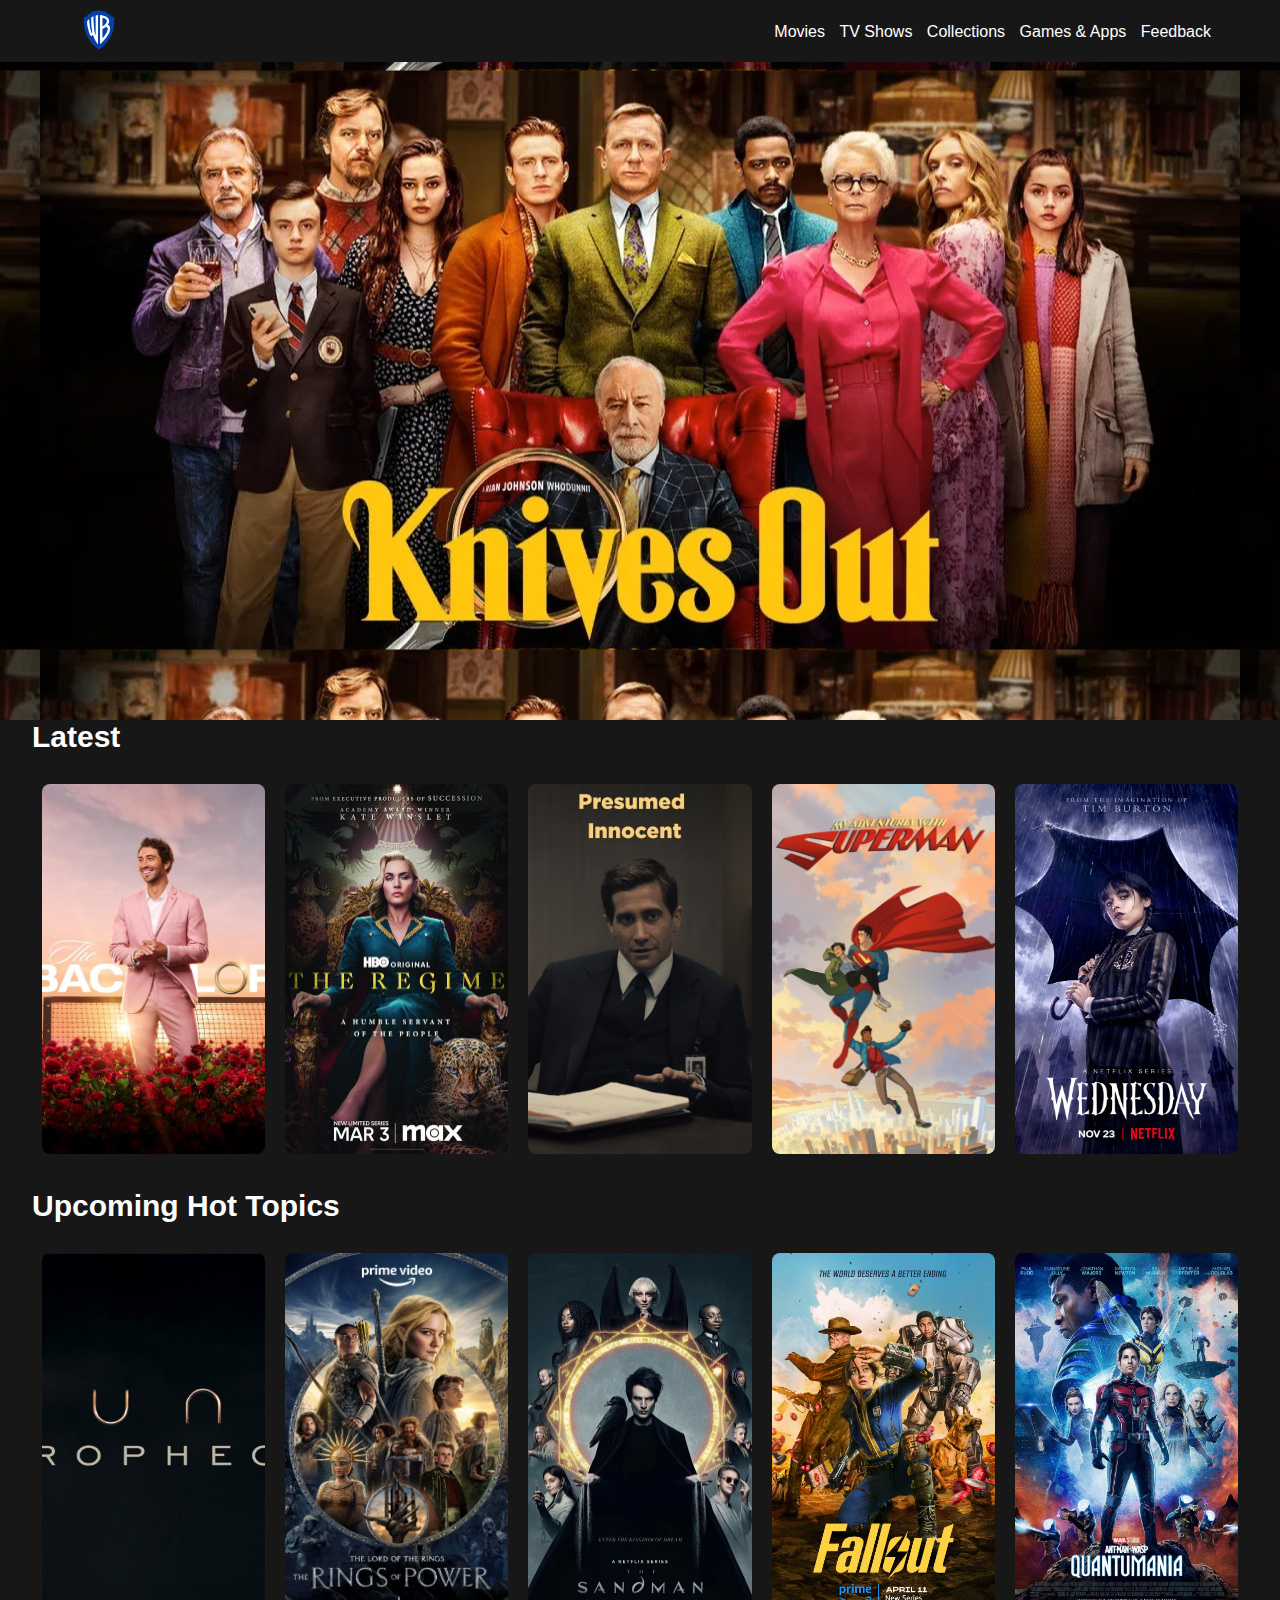
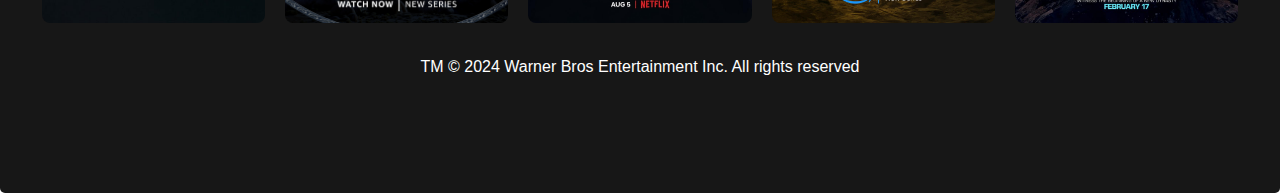
<file: tvshow.html>
<!DOCTYPE html>
<html lang="en">
<head>
    <meta charset="UTF-8">
    <meta name="viewport" content="width=device-width, initial-scale=1.0">
    <link rel="stylesheet" href="style.css">
    <title>TV Shows-WarnerBros</title>
    <link rel="stylesheet" href="https://cdnjs.cloudflare.com/ajax/libs/font-awesome/6.2.1/css/all.min.css" integrity="sha512-MV7K8+y+gLIBoVD59lQIYicR65iaqukzvf/nwasF0nqhPay5w/9lJmVM2hMDcnK1OnMGCdVK+iQrJ7lzPJQd1w==" crossorigin="anonymous" referrerpolicy="no-referrer" />
    <link rel="icon" type="image/x-icon" href="favicon.jpg">
    <style>
        section{
            background-image: url(image/22.png);
            background-position: center;
        }
    </style>
</head>
<body>
    <section>

        <nav>

            <div class="logo">
                <a href="index.html"><img src="image/logo1.png" alt=""></a>
            </div>
            <div class="right">

                <ul>

                    <li><a href="movies.html"><i class="fa-solid fa-film"></i> Movies</a></li>
                    <li><a href="tvshow.html"><i class="fa-solid fa-tv"></i> TV Shows</a></li>
                    <li><a href="collections.html"><i class="fa-regular fa-bookmark"></i> Collections</a></li>
                    <li><a href="gamesapps.html"><i class="fa-solid fa-gamepad"></i> Games & Apps</a></li>
                    <li><a href="feedback.html"><i class="fa-regular fa-comment"></i> Feedback</a></li>

                </ul>

            </div>

        </nav>
    </section>
    <!--Latest-->
    <div class="second">

        <div class="latest">

            <h1>Latest</h1>

            <div class="box">

                <div class="card">

                    <div class="details">

                        <div class="left">

                            <p class="name">Bachelor</p>
                            <div class="date_quality">
                                <p class="quality">HD</p>
                                <p class="date">2023</p>
                            </div>
                            <p class="category">Romance</p>

                        </div>

                        <div class="right">

                            <i class="fa-solid fa-play"></i>

                        </div>

                    </div>

                    <img src="image/bach.jpg">

                </div>

                <div class="card">

                    <div class="details">

                        <div class="left">

                            <p class="name">The Regime</p>
                            <div class="date_quality">
                                <p class="quality">HD</p>
                                <p class="date">2022</p>
                            </div>
                            <p class="category">Drama</p>

                        </div>

                        <div class="right">

                            <i class="fa-solid fa-play"></i>

                        </div>

                    </div>

                    <img src="image/rigme.jpg">

                </div>

                <div class="card">

                    <div class="details">

                        <div class="left">

                            <p class="name">Presumed Innocent</p>
                            <div class="date_quality">
                                <p class="quality">HD</p>
                                <p class="date">2022</p>
                            </div>
                            <p class="category">Thriller</p>

                        </div>

                        <div class="right">

                            <i class="fa-solid fa-play"></i>

                        </div>

                    </div>

                    <img src="image/presumed.avif">

                </div>

                <div class="card">

                    <div class="details">

                        <div class="left">

                            <p class="name">My Adventures with Superman</p>
                            <div class="date_quality">
                                <p class="quality">HD</p>
                                <p class="date">2022</p>
                            </div>
                            <p class="category">Animation</p>

                        </div>

                        <div class="right">

                            <i class="fa-solid fa-play"></i>

                        </div>

                    </div>

                    <img src="image/super.jpg">

                </div>

                <div class="card">

                    <div class="details">

                        <div class="left">

                            <p class="name">Wednesday</p>
                            <div class="date_quality">
                                <p class="quality">HD</p>
                                <p class="date">2022</p>
                            </div>
                            <p class="category">Fantasy</p>
                            

                        </div>

                        <div class="right">

                            <i class="fa-solid fa-play"></i>

                        </div>

                    </div>

                    <img src="image/wednesday.jpg">

                </div>



            </div>

        </div>

    </div>
    <!--upcoming-->
    <div class="upcoming">

        <div class="movies_box">

            <h1>Upcoming Hot Topics</h1>

            <div class="box">

                <div class="card">

                    <div class="details">

                        <div class="left">

                            <p class="name">Dune: Prophecy</p>
                            <div class="date_quality">
                                <p class="quality">HD</p>
                                <p class="date">2024</p>
                            </div>
                            <p class="category">Fantasy/Thriller</p>

                            <div class="info">

                                <div class="time">
                                    <i class="fa-regular fa-clock"></i>
                                    <p>120min</p>
                                </div>

                            </div>

                        </div>

                        <div class="right">

                            <i class="fa-solid fa-play"></i>

                        </div>

                    </div>

                    <img src="image/proph.jpg">

                </div>

                <div class="card">

                    <div class="details">

                        <div class="left">

                            <p class="name">The Lord of The Rings: The Rings Of Power</p>
                            <div class="date_quality">
                                <p class="quality">HD</p>
                                <p class="date">2023</p>
                            </div>
                            <p class="category">Fantasy/Action</p>

                            <div class="info">

                                <div class="time">
                                    <i class="fa-regular fa-clock"></i>
                                    <p>120min</p>
                                </div>

                            </div>

                        </div>

                        <div class="right">

                            <i class="fa-solid fa-play"></i>

                        </div>

                    </div>

                    <img src="image/lor.jpg">

                </div>

                <div class="card">

                    <div class="details">

                        <div class="left">

                            <p class="name">Sandman</p>
                            <div class="date_quality">
                                <p class="quality">HD</p>
                                <p class="date">2023</p>
                            </div>
                            <p class="category">Fantasy</p>

                            <div class="info">

                                <div class="time">
                                    <i class="fa-regular fa-clock"></i>
                                    <p>120min</p>
                                </div>

                            </div>

                        </div>

                        <div class="right">

                            <i class="fa-solid fa-play"></i>

                        </div>

                    </div>

                    <img src="image/sand.jpg">

                </div>

                <div class="card">

                    <div class="details">

                        <div class="left">

                            <p class="name">Fallout</p>
                            <div class="date_quality">
                                <p class="quality">HD</p>
                                <p class="date">2023</p>
                            </div>
                            <p class="category">Fantasy</p>

                            <div class="info">

                                <div class="time">
                                    <i class="fa-regular fa-clock"></i>
                                    <p>120min</p>
                                </div>

                            </div>

                        </div>

                        <div class="right">

                            <i class="fa-solid fa-play"></i>

                        </div>

                    </div>

                    <img src="image/fall.jpg">

                </div>

                <div class="card">

                    <div class="details">

                        <div class="left">

                            <p class="name">Ant-Man and the Wasp: Quantumania</p>
                            <div class="date_quality">
                                <p class="quality">HD</p>
                                <p class="date">2023</p>
                            </div>
                            <p class="category">Action/Adventure</p>

                            <div class="info">

                                <div class="time">
                                    <i class="fa-regular fa-clock"></i>
                                    <p>120min</p>
                                </div>

                            </div>

                        </div>

                        <div class="right">

                            <i class="fa-solid fa-play"></i>

                        </div>

                    </div>

                    <img src="image/ant_man.jpg">

                </div>

            </div>

        </div>

    </div>
    <!--contact-->

    <div class="end">
        <footer class="socials">
            <a href="https://www.youtube.com/channel/UCjmJDM5pRKbUlVIzDYYWb6g" target="_blank"><i class="fa-brands fa-youtube"></i></a>
            <a href="https://www.facebook.com/WarnerBrosPictures" target="_blank"><i class="fa-brands fa-facebook"></i></a>
            <a href="https://www.instagram.com/warnerbrosentertainment/?hl=en"><i class="fa-brands fa-instagram"></i></a>
            <p>TM &copy; 2024 Warner Bros Entertainment Inc. All rights reserved</p>  
        </footer>
    </div>
</body>
</html>
</file>
<file: style.css>
*{
    margin: 0;
    padding: 0;
    box-sizing: border-box;
    font-family: sans-serif;
}

section{
    width: 100%;
    height: 80vh;
    background: #171717;
}

section nav{
    width: 100%;
    display: flex;
    align-items: center;
    justify-content: space-between;
    padding: 10px 5% 8px 5%;
    margin-bottom: 20px;
    background: #171717;
}



section nav .logo a img{
  width: 70px;
  height: 40px;
}

section nav .right ul{
    list-style: none;
}

section nav .right ul li{
    display: inline-block;
    margin: 0 5px;
}

section nav .right ul li a{
    color: #fff;
    text-decoration: none;
    transition: 0.4s;
}

section nav .right ul li i{
  color: #cccccc;
}

section nav .right ul li i:hover{
  color: #ffc200;
  background-color: #434343;
  border-radius: 4px;
}

section nav .right ul li a:hover{
    background-color: #434343;
    color: #01ccff;
    border-radius: 4px;
}

.menu{
  display: none;
}

.menu-line{
  width: 20px;
  height: 3px;
  background-color: #fff;
  margin-bottom: 4px;
}

@media screen and (max-width: 720px){
  nav{
    flex-direction: column;
  }

  nav .logo{
    width: 100%;
  }

  .nav-list .logo a img {
    width: 70px;
    height: 40px;
    margin-left: -40px;
  }

  .menu{
    display: block;
    position: absolute;
    right: 10px;
    top: 20px;
  }

  nav .right ul {
    list-style: none;
    width: 100%;
    text-align: center;
    padding-top: 10px;
    display: none;
  }
  
  nav .right ul li {
    display: block;
    margin: 10px;
    border-top: 1px solid white;
    padding: 5px;
  }

  .active{
    display: block;
  }
}
.swiper {
    width: 95%;
    height: 85%;
    border-radius: 20px;
    overflow: hidden;;
  }

  .swiper::selection{
    user-select: none;
  }

  .swiper-slide {
    text-align: center;
    font-size: 18px;
    background: #fff;
    display: flex;
    justify-content: center;
    align-items: center;

  }

  .swiper-slide .image .black{
    width: 100%;
    height: 100%;
    position: absolute;
    background: linear-gradient(to bottom, rgba(0,0,0,0.0),rgba(0,0,0,0.9));
  }

  .swiper-slide .image .black h1{
    font-size: 30px;
    text-align: left;
    position: relative;
    top: 60%;
    left: 5%;
    color: #fff;
  }

  .swiper-slide .image .black .genre{
    text-align: left;
    font-size: 16px;
    margin: 13px 0;
    position: relative;
    top: 60%;
    left: 5%;
  }

  .swiper-slide .image .black .genre a.category{
    background: #282931;
    text-decoration: none;
    color: #cccccc;
    padding: 2px 7px;
  }

  .swiper-slide .image .black .genre a.category span{
    color: #ff2400;
  }

  .swiper-slide .image .black .watch{
    width: 700px;
    text-align: left;
    display: flex;
    font-size: 16px;
    margin: 10px 0;
    position: relative;
    top: 60%;
    left: 5%;
  }

  .swiper-slide .image .black .watch i{
    width: 40px;
    height: 40px;
    line-height: 40px;
    font-size: 20px;
    text-align: center;
    background-color: #01ccff;
    border-radius: 50%;
    cursor: pointer;
    color: #ffc200;
  }

  .swiper-slide .image .black .watch i:hover{
    background-color: #ffc200;
    color: black;
  }

  .swiper-slide img {
    display: block;
    width: 100%;
    height: 100%;
    object-fit: cover;
  }

  .swiper {
    margin-left: auto;
    margin-right: auto;
  }

  


/*--------------*/

.second{
  width: 100%;
  height: auto;
  margin: 0 auto;
  padding-bottom: 25px;
  background: #171717;
}

.second .latest{
  width: 95%;
  margin: 0 auto;
}

.second .latest h1{
  font-size: 30px;
  color: #fff;
  margin-bottom: 20px;
}

.second .latest .box{
  display: flex;
  align-items: center;
  justify-content: space-between;
}

.second .latest .box .card{
  width: 250px;
  height: 370px;
  margin: 10px;
  overflow: hidden;
  border-radius: 8px;
}

.second .latest .box .card .details{
  width: 250px;
  height: 370px;
  overflow: hidden;
  position: absolute;
  border-radius: 8px;
  transition: 0.3s;
  opacity: 0;
}

.second .latest .box .card:hover .details{
  opacity: 1;
  background: linear-gradient(to bottom, rgba(0,0,0,0.0), rgba(0,0,0,0.7));
}

.second .latest .box .card .details .left{
  position: absolute;
  bottom: 0;
  color: #fff;
  transform: translateX(-100px);
  transition: 0.4s;
  opacity: 0;
}

.second .latest .box .card:hover .details .left{
  opacity: 1;
  transform: translateX(0);
}

.second .latest .box .card .details .left p.name{
  width: 100%;
  font-size: 20px;
  font-weight: bold;
  margin-left: 10px;
  margin-bottom: 10px;
}

.second .latest .box .card .details .left .date_quality{
  display: flex;
  align-items: center;
}

.second .latest .box .card .details .left .date_quality p.quality{
  width: 30px;
  font-size: 13px;
  background: #01ccff;
  color: #282931;
  margin-left: 10px;
  margin-bottom: 8px;
  text-align: center;
  font-weight: bold;
}

.second .latest .box .card .details .left .date_quality p.date{
  color: #fff;
  font-size: 15px;
  font-weight: bold;
  text-align: left;
  margin-left: 10px;
  margin-bottom: 8px;
}

.second .latest .box .card .details .left p.category{
  margin-left: 10px;
  font-size: 13px;
  margin-bottom: 8px;
}

.second .latest .box .card .details .right{
  position: absolute;
  right: 0;
  bottom: 0;
  color: #fff;
  transform: translateX(100px);
  transition: 0.4s;
  opacity: 0;
}

.second .latest .box .card:hover .details .right{
  opacity: 1;
  transform: translateX(0);
}

.second .latest .box .card .details .right i{
  width: 40px;
  height: 40px;
  line-height: 40px;
  font-size: 20px;
  text-align: center;
  background-color: #01ccff;
  border-radius: 50%;
  cursor: pointer;
  color: #282931;
  margin: 0 10px 8px 0;
  color: #ffc200;
}

.second .latest .box .card .details .right i:hover{
  background-color: #ffc200;
  color: black;
}

.second .latest .box .card img{
  width: 100%;
  height: 100%;
  object-fit: cover;
  object-position: center;
}




/*---------*/

.upcoming{
  width: 100%;
  height: auto;
  margin: 0 auto;
  padding-bottom: 25px;
  background-color: #171717;
}

.upcoming .movies_box{
  width: 95%;
  margin: 0 auto;
}

.upcoming .movies_box h1{
  font-size: 30px;
  color: #fff;
  margin-bottom: 20px;
}
.upcoming .movies_box .box{
  display: flex;
  align-items: center;
  justify-content: space-between;
}

.upcoming .movies_box .box .card{
  width: 250px;
  height: 370px;
  margin: 10px;
  overflow: hidden;
  border-radius: 8px;
}

.upcoming .movies_box .box .card .details{
  width: 250px;
  height: 370px;
  overflow: hidden;
  position: absolute;
  border-radius: 8px;
  transition: 0.3s;
  opacity: 0;
}

.upcoming .movies_box .box .card:hover .details{
  opacity: 1;
  background: linear-gradient(to bottom, rgba(0,0,0,0.0), rgba(0,0,0,0.7));
}

.upcoming .movies_box .box .card .details .left{
  position: absolute;
  bottom: 0;
  color: #fff;
  transform: translateX(-100px);
  transition: 0.4s;
  opacity: 0;
}

.upcoming .movies_box .box .card:hover .details .left{
  opacity: 1;
  transform: translateX(0);
}

.upcoming .movies_box .box .card .details .left p.name{
  width: 100%;
  font-size: 20px;
  font-weight: bold;
  margin-left: 10px;
  margin-bottom: 10px;
}

.upcoming .movies_box .box .card .details .left .date_quality{
  display: flex;
  align-items: center;
}

.upcoming .movies_box .box .card .details .left .date_quality p.quality{
  width: 30px;
  font-size: 13px;
  background: #01ccff;
  color: #282931;
  margin-left: 10px;
  margin-bottom: 8px;
  text-align: center;
  font-weight: bold;
}

.upcoming .movies_box .box .card .details .left .date_quality p.date{
  color: #fff;
  font-size: 15px;
  font-weight: bold;
  text-align: left;
  margin-left: 10px;
  margin-bottom: 8px;
}

.upcoming .movies_box .box .card .details .left p.category{
  margin-left: 10px;
  font-size: 13px;
  margin-bottom: 8px;
}

.upcoming .movies_box .box .card .details .right{
  position: absolute;
  right: 0;
  bottom: 0;
  color: #fff;
  transform: translateX(100px);
  transition: 0.4s;
  opacity: 0;
}

.upcoming .movies_box .box .card:hover .details .right{
  opacity: 1;
  transform: translateX(0);
}

.upcoming .movies_box .box .card .details .right i{
  width: 40px;
  height: 40px;
  line-height: 40px;
  font-size: 20px;
  text-align: center;
  background-color: #01ccff;
  border-radius: 50%;
  cursor: pointer;
  color: #282931;
  margin: 0 10px 8px 0;
  color: #ffc200;
}

.upcoming .movies_box .box .card .details .right i:hover{
  background-color: #ffc200;
  color: black;
}

.upcoming .movies_box .box .card img{
  width: 100%;
  height: 100%;
  object-fit: cover;
  object-position: center;
}


/*----------*/

.show{
  width: 100%;
  height: auto;
  margin: 0 auto;
  padding-bottom: 25px;
  background-color: #171717;
}

.show .tv_show{
  width: 95%;
  margin: 0 auto;
}

.show .tv_show h1{
  font-size: 30px;
  color: #fff;
  margin-bottom: 20px;
}

.show .tv_show .box{
  display: flex;
  align-items: center;
  justify-content: space-between;
}

.show .tv_show .box .card{
  width: 250px;
  height: 370px;
  margin: 10px;
  overflow: hidden;
  border-radius: 8px;
}

.show .tv_show .box .card .details{
  width: 250px;
  height: 370px;
  overflow: hidden;
  position: absolute;
  border-radius: 8px;
  transition: 0.3s;
  opacity: 0;
}

.show .tv_show .box .card:hover .details{
  opacity: 1;
  background: linear-gradient(to bottom, rgba(0,0,0,0.0), rgba(0,0,0,0.7));
}

.show .tv_show .box .card .details .left{
  position: absolute;
  bottom: 0;
  color: #fff;
  transform: translateX(-100px);
  transition: 0.4s;
  opacity: 0;
}

.show .tv_show .box .card:hover .details .left{
  opacity: 1;
  transform: translateX(0);
}

.show .tv_show .box .card .details .left p.name{
  width: 100%;
  font-size: 20px;
  font-weight: bold;
  margin-left: 10px;
  margin-bottom: 10px;
}

.show .tv_show .box .card .details .left .date_quality{
  display: flex;
  align-items: center;
}

.show .tv_show .box .card .details .left .date_quality p.quality{
  width: 30px;
  font-size: 13px;
  background: #01ccff;
  color: #282931;
  margin-left: 10px;
  margin-bottom: 8px;
  text-align: center;
  font-weight: bold;
}

.show .tv_show .box .card .details .left .date_quality p.date{
  color: #fff;
  font-size: 15px;
  font-weight: bold;
  text-align: left;
  margin-left: 10px;
  margin-bottom: 8px;
}

.show .tv_show .box .card .details .left p.category{
  margin-left: 10px;
  font-size: 13px;
  margin-bottom: 8px;
}

/*.show .tv_show .box .card .details .left .info{
  display: flex;
  align-items: center;
  margin-bottom: 10px;
}

.show .tv_show .box .card .details .left .info .rate{
  display: flex;
  align-items: center;
  margin-left: 10px;
  margin-right: 10px;
}

.show .tv_show .box .card .details .left .info .rate i{
  font-size: 12px;
  color: #ffd500;
  margin-right: 5px;
}

.show .tv_show .box .card .details .left .info .rate p{
  font-size: 12px;
}

.show .tv_show .box .card .details .left .info .time{
  display: flex;
  align-items: center;
}

.show .tv_show .box .card .details .left .info .time i{
  font-size: 12px;
  color: #ffd500;
  margin-left: 5px;
}

.show .tv_show .box .card .details .left .info .time p{
  font-size: 12px;
  margin-left: 5px;
}*/

.show .tv_show .box .card .details .right{
  position: absolute;
  right: 0;
  bottom: 0;
  color: #fff;
  transform: translateX(100px);
  transition: 0.4s;
  opacity: 0;
}

.show .tv_show .box .card:hover .details .right{
  opacity: 1;
  transform: translateX(0);
}

.show .tv_show .box .card .details .right i{
  width: 40px;
  height: 40px;
  line-height: 40px;
  font-size: 20px;
  text-align: center;
  background-color: #01ccff;
  border-radius: 50%;
  cursor: pointer;
  color: #282931;
  margin: 0 10px 8px 0;
  color: #ffc200;
}

.show .tv_show .box .card .details .right i:hover{
  background-color: #ffc200;
  color: black;
}

.show .tv_show .box .card img{
  width: 100%;
  height: 100%;
  object-fit: cover;
  object-position: center;
}

footer{
  height: 15vh;
  background-color: #171717;
  text-align: center;
  border-bottom-left-radius: 5px;
  border-bottom-right-radius: 5px;
}

footer p{
  color: #fff;
}

footer a i{
  height: 50px;
  width: 50px;
  border: 1px solid #5c5c5c;
  border: none;
  border-radius: 50%;
  color: #fff;
}
</file>
